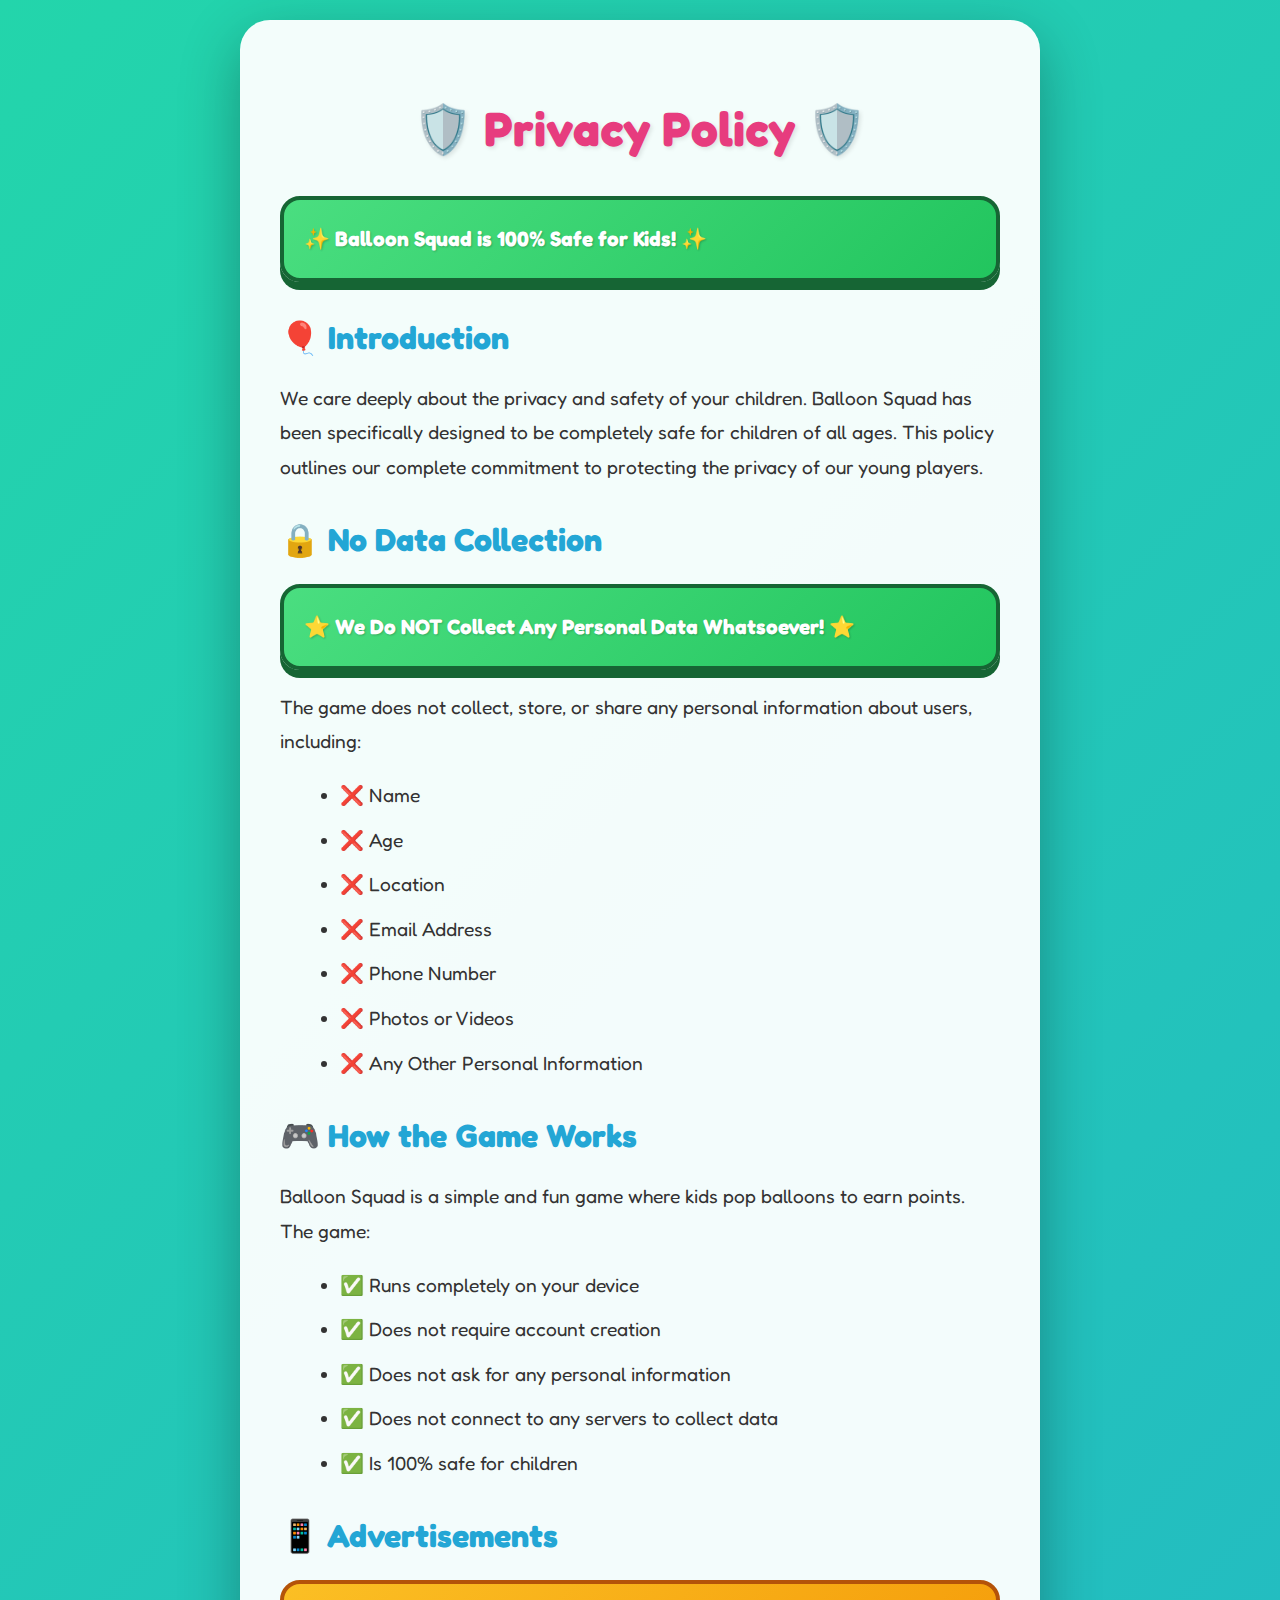
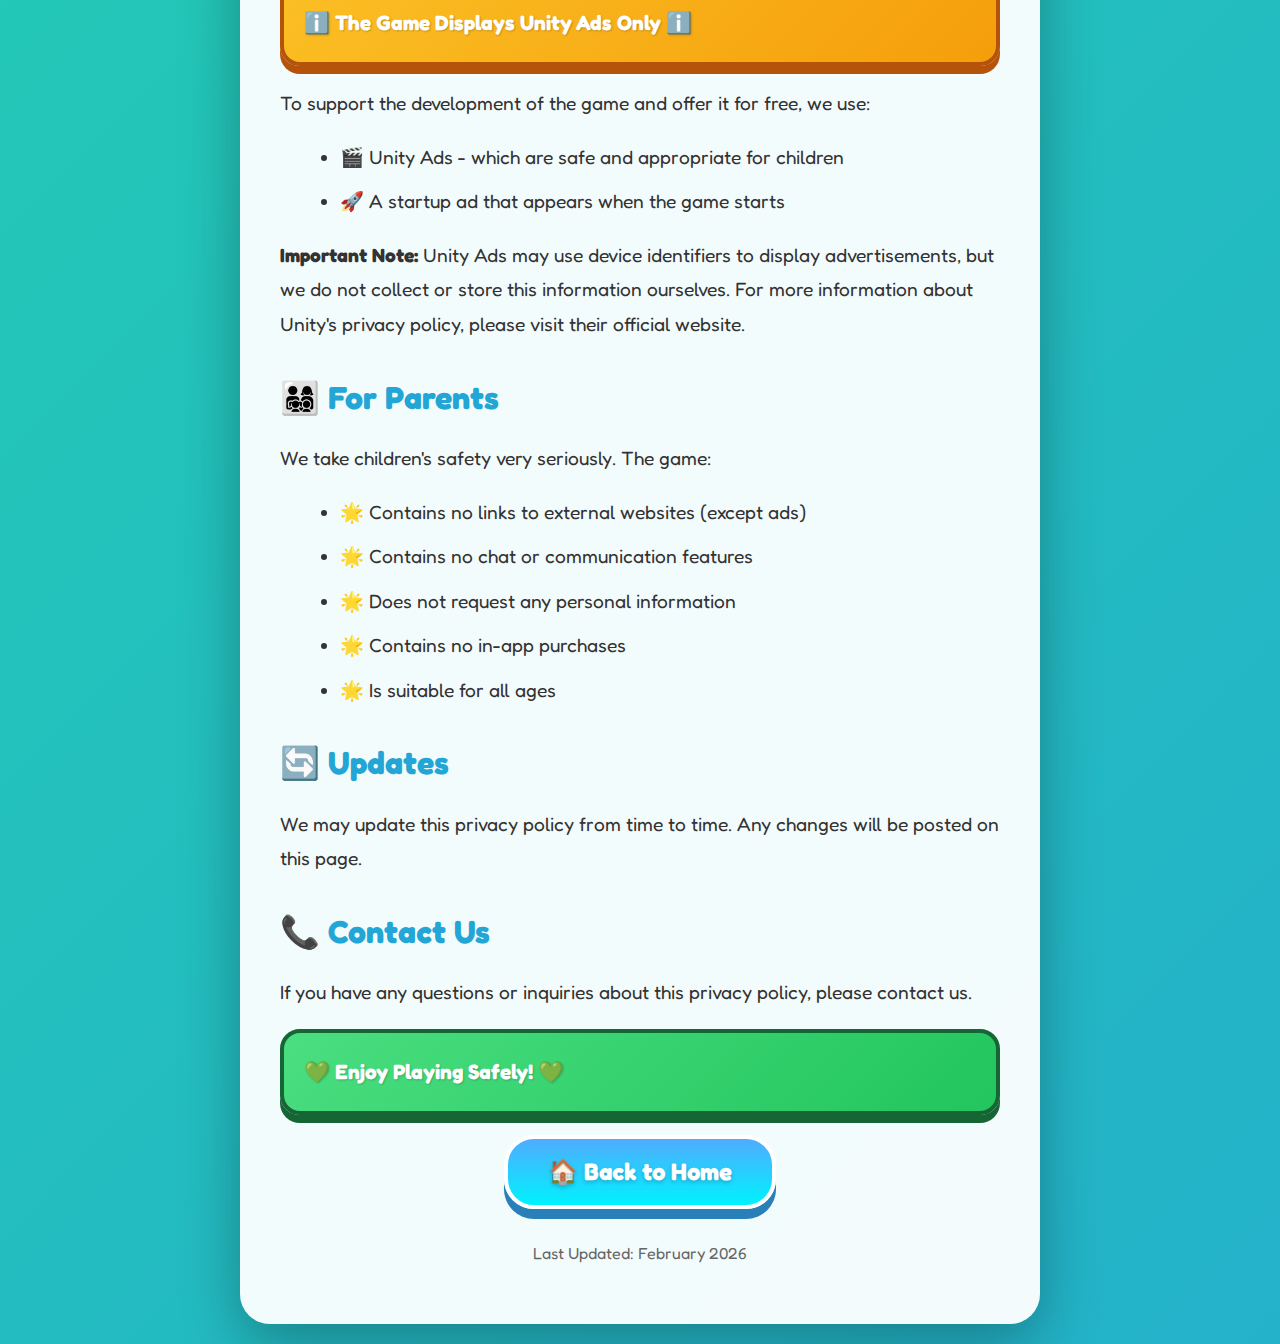
<file: privacy.html>
<!DOCTYPE html>
<html lang="en" dir="ltr">

<head>
    <meta charset="UTF-8">
    <meta name="viewport" content="width=device-width, initial-scale=1.0">
    <title>Privacy Policy - Balloon Squad</title>
    <link rel="stylesheet" href="tailwind-built.css">
    <link href="https://fonts.googleapis.com/css2?family=Bubblegum+Sans&family=Fredoka:wght@400;700;900&display=swap"
        rel="stylesheet">
    <style>
        body {
            font-family: 'Fredoka', 'Bubblegum Sans', cursive;
            background: linear-gradient(-45deg, #ee7752, #e73c7e, #23a6d5, #23d5ab);
            background-size: 400% 400%;
            animation: gradientShift 15s ease infinite;
            min-height: 100vh;
            margin: 0;
            padding: 20px;
        }

        @keyframes gradientShift {
            0% {
                background-position: 0% 50%;
            }

            50% {
                background-position: 100% 50%;
            }

            100% {
                background-position: 0% 50%;
            }
        }

        .container {
            max-width: 800px;
            margin: 0 auto;
            background: rgba(255, 255, 255, 0.95);
            border-radius: 30px;
            padding: 40px;
            box-shadow: 0 20px 60px rgba(0, 0, 0, 0.3);
        }

        h1 {
            font-size: 3rem;
            font-weight: 900;
            color: #e73c7e;
            text-align: center;
            margin-bottom: 2rem;
            text-shadow: 2px 2px 4px rgba(0, 0, 0, 0.1);
        }

        h2 {
            font-size: 2rem;
            font-weight: 700;
            color: #23a6d5;
            margin-top: 2rem;
            margin-bottom: 1rem;
            display: flex;
            align-items: center;
            gap: 10px;
        }

        .icon {
            font-size: 2.5rem;
        }

        p {
            font-size: 1.2rem;
            line-height: 1.8;
            color: #333;
            margin-bottom: 1rem;
        }

        .highlight-box {
            background: linear-gradient(135deg, #4ade80, #22c55e);
            border-radius: 20px;
            padding: 20px;
            margin: 20px 0;
            border: 4px solid #166534;
            box-shadow: 0 8px 0 #166534;
        }

        .highlight-box p {
            color: white;
            font-weight: 700;
            font-size: 1.3rem;
            margin: 0;
            text-shadow: 1px 1px 2px rgba(0, 0, 0, 0.2);
        }

        .warning-box {
            background: linear-gradient(135deg, #fbbf24, #f59e0b);
            border-radius: 20px;
            padding: 20px;
            margin: 20px 0;
            border: 4px solid #b45309;
            box-shadow: 0 8px 0 #b45309;
        }

        .warning-box p {
            color: white;
            font-weight: 700;
            font-size: 1.3rem;
            margin: 0;
            text-shadow: 1px 1px 2px rgba(0, 0, 0, 0.2);
        }

        .btn-back {
            display: inline-block;
            padding: 15px 40px;
            background: linear-gradient(to bottom, #4facfe 0%, #00f2fe 100%);
            color: white;
            text-decoration: none;
            border-radius: 30px;
            font-size: 1.5rem;
            font-weight: 900;
            text-align: center;
            border: 4px solid white;
            box-shadow: 0 10px 0 #2980b9;
            transition: all 0.2s;
            margin: 20px auto;
            display: block;
            width: fit-content;
            text-shadow: 0 2px 4px rgba(0, 0, 0, 0.2);
        }

        .btn-back:active {
            transform: translateY(6px);
            box-shadow: 0 4px 0 #2980b9;
        }

        ul {
            font-size: 1.2rem;
            line-height: 1.8;
            color: #333;
            margin-left: 20px;
        }

        li {
            margin-bottom: 10px;
        }

        .date {
            text-align: center;
            color: #666;
            font-size: 1rem;
            margin-top: 30px;
        }
    </style>
</head>

<body>
    <div class="container">
        <h1>🛡️ Privacy Policy 🛡️</h1>

        <div class="highlight-box">
            <p>✨ Balloon Squad is 100% Safe for Kids! ✨</p>
        </div>

        <h2>🎈 Introduction</h2>
        <p>
            We care deeply about the privacy and safety of your children. Balloon Squad has been specifically designed
            to be completely safe for children of all ages. This policy outlines our complete commitment to protecting
            the privacy of our young players.
        </p>

        <h2>🔒 No Data Collection</h2>
        <div class="highlight-box">
            <p>⭐ We Do NOT Collect Any Personal Data Whatsoever! ⭐</p>
        </div>
        <p>
            The game does not collect, store, or share any personal information about users, including:
        </p>
        <ul>
            <li>❌ Name</li>
            <li>❌ Age</li>
            <li>❌ Location</li>
            <li>❌ Email Address</li>
            <li>❌ Phone Number</li>
            <li>❌ Photos or Videos</li>
            <li>❌ Any Other Personal Information</li>
        </ul>

        <h2>🎮 How the Game Works</h2>
        <p>
            Balloon Squad is a simple and fun game where kids pop balloons to earn points. The game:
        </p>
        <ul>
            <li>✅ Runs completely on your device</li>
            <li>✅ Does not require account creation</li>
            <li>✅ Does not ask for any personal information</li>
            <li>✅ Does not connect to any servers to collect data</li>
            <li>✅ Is 100% safe for children</li>
        </ul>

        <h2>📱 Advertisements</h2>
        <div class="warning-box">
            <p>ℹ️ The Game Displays Unity Ads Only ℹ️</p>
        </div>
        <p>
            To support the development of the game and offer it for free, we use:
        </p>
        <ul>
            <li>🎬 Unity Ads - which are safe and appropriate for children</li>
            <li>🚀 A startup ad that appears when the game starts</li>
        </ul>
        <p>
            <strong>Important Note:</strong> Unity Ads may use device identifiers to display advertisements, but we do
            not collect or store this information ourselves. For more information about Unity's privacy policy, please
            visit their official website.
        </p>

        <h2>👨‍👩‍👧‍👦 For Parents</h2>
        <p>
            We take children's safety very seriously. The game:
        </p>
        <ul>
            <li>🌟 Contains no links to external websites (except ads)</li>
            <li>🌟 Contains no chat or communication features</li>
            <li>🌟 Does not request any personal information</li>
            <li>🌟 Contains no in-app purchases</li>
            <li>🌟 Is suitable for all ages</li>
        </ul>

        <h2>🔄 Updates</h2>
        <p>
            We may update this privacy policy from time to time. Any changes will be posted on this page.
        </p>

        <h2>📞 Contact Us</h2>
        <p>
            If you have any questions or inquiries about this privacy policy, please contact us.
        </p>

        <div class="highlight-box">
            <p>💚 Enjoy Playing Safely! 💚</p>
        </div>

        <a href="index.html" class="btn-back">🏠 Back to Home</a>

        <p class="date">Last Updated: February 2026</p>
    </div>
</body>

</html>
</file>
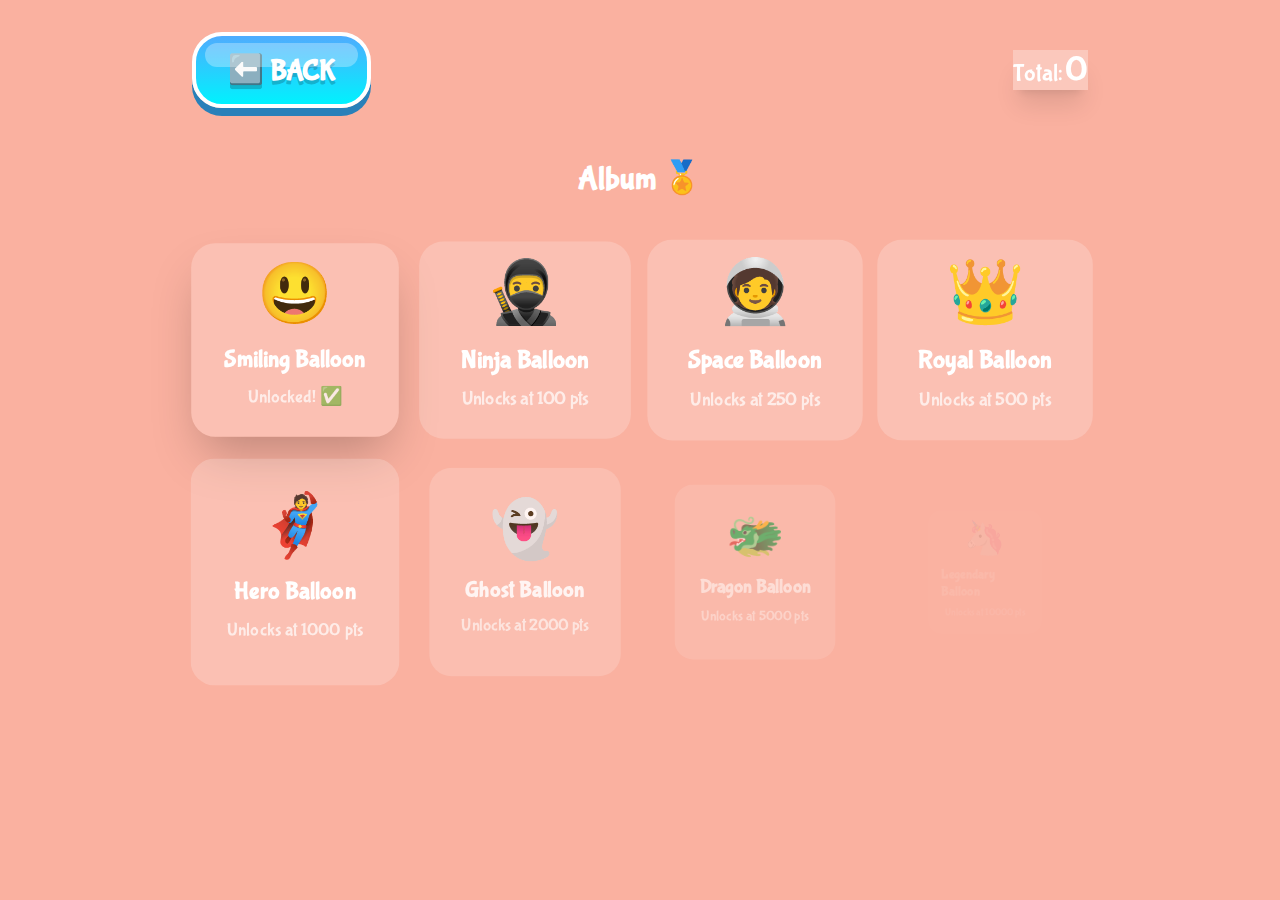
<file: shop.html>
<!DOCTYPE html>
<html lang="en" dir="ltr">

<head>
    <meta charset="UTF-8">
    <meta name="viewport" content="width=device-width, initial-scale=1.0">
    <title>Balloon Squad - Sticker Album</title>
    <link rel="stylesheet" href="tailwind-built.css">
    <script src="https://cdnjs.cloudflare.com/ajax/libs/gsap/3.12.2/gsap.min.js"></script>
    <link href="https://fonts.googleapis.com/css2?family=Bubblegum+Sans&family=Fredoka:wght@400;700&display=swap"
        rel="stylesheet">
    <style>
        body {
            font-family: 'Bubblegum Sans', cursive;
            background: #fab1a0;
            min-height: 100vh;
        }

        /* High-Fidelity Cartoon UI Styles */
        .btn-cartoon {
            position: relative;
            display: inline-flex;
            align-items: center;
            justify-content: center;
            padding: 1rem 2rem;
            font-family: 'Bubblegum Sans', cursive;
            font-weight: 900;
            font-size: 1.8rem;
            color: white;
            text-transform: uppercase;
            text-decoration: none;
            border-radius: 30px;
            border: 4px solid #ffffff;
            cursor: pointer;
            transition: all 0.1s;
            user-select: none;
            text-shadow: 0 4px 0 rgba(0, 0, 0, 0.2);
            overflow: hidden;
            box-shadow: 0 8px 0 #2c3e50;
        }

        .btn-cartoon-blue {
            background: linear-gradient(to bottom, #4facfe 0%, #00f2fe 100%);
            box-shadow: 0 8px 0 #2980b9;
        }

        .btn-cartoon::before {
            content: '';
            position: absolute;
            top: 10%;
            left: 5%;
            width: 90%;
            height: 35%;
            background: rgba(255, 255, 255, 0.3);
            border-radius: 20px;
            pointer-events: none;
        }

        .btn-cartoon:active {
            transform: translateY(6px);
            box-shadow: 0 4px 0 #2c3e50;
        }

        .btn-cartoon-blue:active {
            box-shadow: 0 4px 0 #2980b9;
        }

        .sticker-card {
            perspective: 1000px;
        }
    </style>
</head>

<body class="p-8">
    <div class="max-w-4xl mx-auto">
        <header class="flex justify-between items-center mb-12">
            <button onclick="window.location.href='index.html'" class="btn-cartoon btn-cartoon-blue px-8 py-3">
                ⬅️ Back
            </button>
            <div
                class="bg-white/30 backdrop-blur-md px-10 py-5 rounded-[30px] text-white shadow-xl border-4 border-white/20">
                <span class="text-2xl font-black">Total:</span>
                <span id="total-points" class="text-4xl font-black ml-2 text-yellow-300">0</span>
            </div>
        </header>

        <h1
            class="text-7xl font-black text-white text-center mb-10 drop-shadow-xl tracking-wide font-['Bubblegum Sans']">
            Album 🏅</h1>

        <div class="grid grid-cols-2 md:grid-cols-4 gap-6" id="sticker-grid">
            <!-- Stickers will be generated here -->
        </div>
    </div>

    <script>
        const totalPointsDisplay = document.getElementById('total-points');
        const stickerGrid = document.getElementById('sticker-grid');

        const totalPoints = parseInt(localStorage.getItem('totalPoints') || '0');
        totalPointsDisplay.innerText = totalPoints;

        const stickers = [
            { id: 1, name: "Smiling Balloon", cost: 0, emoji: "😃" },
            { id: 2, name: "Ninja Balloon", cost: 100, emoji: "🥷" },
            { id: 3, name: "Space Balloon", cost: 250, emoji: "🧑‍🚀" },
            { id: 4, name: "Royal Balloon", cost: 500, emoji: "👑" },
            { id: 5, name: "Hero Balloon", cost: 1000, emoji: "🦸" },
            { id: 6, name: "Ghost Balloon", cost: 2000, emoji: "👻" },
            { id: 7, name: "Dragon Balloon", cost: 5000, emoji: "🐲" },
            { id: 8, name: "Legendary Balloon", cost: 10000, emoji: "🦄" },
        ];

        function renderStickers() {
            stickerGrid.innerHTML = '';
            stickers.forEach(s => {
                const isLocked = totalPoints < s.cost;
                const card = document.createElement('div');
                card.className = `bg-white/20 p-6 rounded-3xl flex flex-col items-center justify-center border-2 border-white/30 transition-all hover:scale-105 ${isLocked ? 'locked' : 'shadow-2xl'}`;

                card.innerHTML = `
                    <div class="text-6xl mb-4">${s.emoji}</div>
                    <div class="text-white font-bold text-2xl">${s.name}</div>
                    <div class="text-white/70 text-lg mt-2">
                        ${isLocked ? `Unlocks at ${s.cost} pts` : 'Unlocked! ✅'}
                    </div>
                `;
                stickerGrid.appendChild(card);
            });
        }

        renderStickers();

        // GSAP entry
        gsap.from(".grid > div", {
            duration: 0.8,
            scale: 0.5,
            opacity: 0,
            stagger: 0.1,
            ease: "back.out(1.7)"
        });
    </script>
</body>

</html>
</file>
